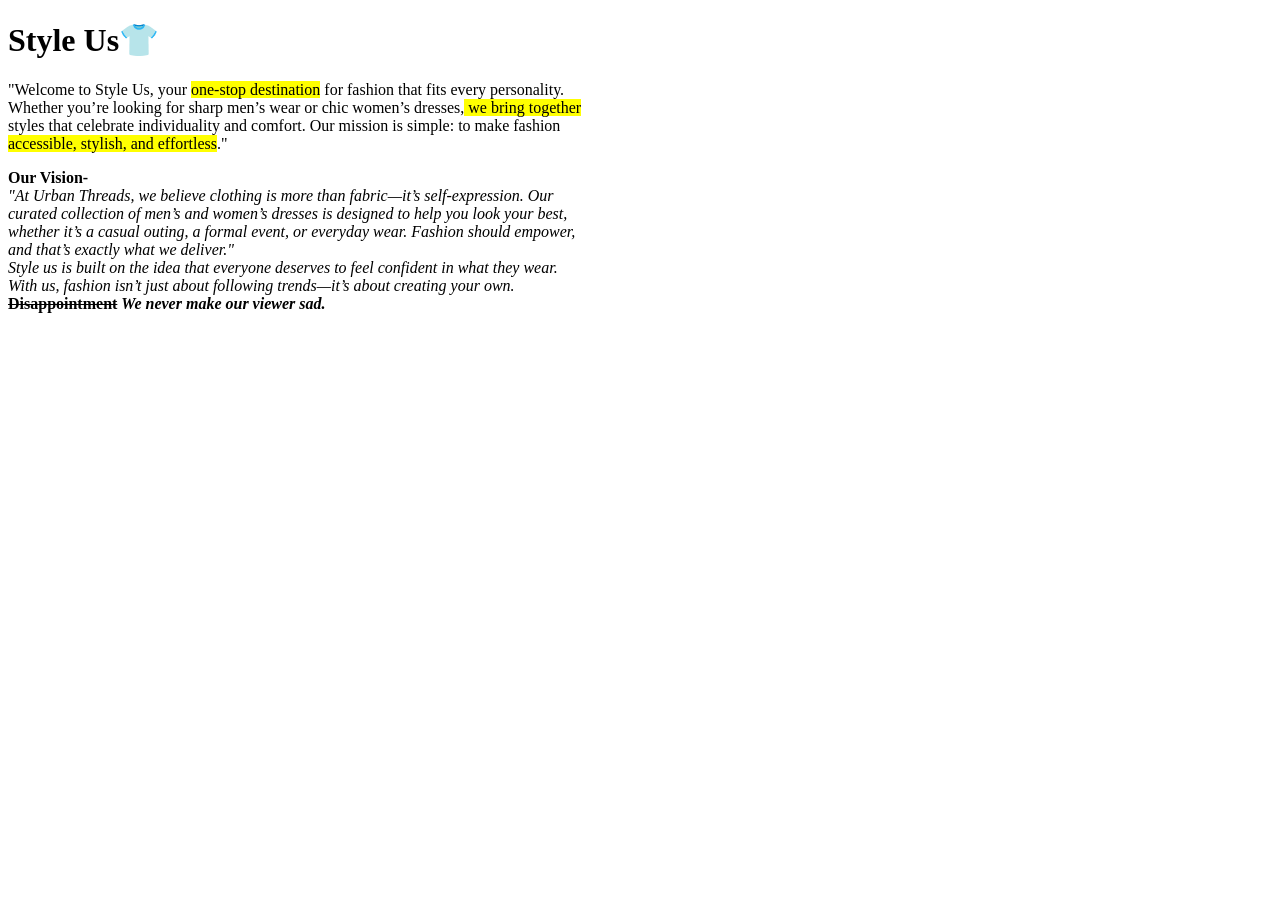
<file: Day1/index.html>
<!DOCTYPE html>
<html lang="en">
<head>
    <meta charset="UTF-8">
    <meta name="viewport" content="width=device-width, initial-scale=1.0">
    <title>Style Us</title>
</head>
<body>
    <h1>Style Us👕</h1>
    <p>"Welcome to Style Us, your <mark>one-stop destination</mark> for fashion that fits every personality.<br> Whether you’re looking for sharp men’s wear or chic women’s dresses,<mark> we bring together</mark><br> styles that celebrate individuality and comfort. Our mission is simple: to make fashion<br><mark> accessible, stylish, and effortless</mark>."</p>
    <strong>Our Vision-</strong>
    <em><br>"At Urban Threads, we believe clothing is more than fabric—it’s self-expression. Our<br> curated collection of men’s and women’s dresses is designed to help you look your best,<br> whether it’s a casual outing, a formal event, or everyday wear. Fashion should empower,<br> and that’s exactly what we deliver."</em>
    <em><br>Style us is built on the idea that everyone deserves to feel confident in what they wear.</em>
    <em><br> With us, fashion isn’t just about following trends—it’s about creating your own.</em>
    <del><br><strong>Disappointment</strong></del>
    <em><strong>We never make our viewer sad.</strong></em>
</body>
</html>
</file>
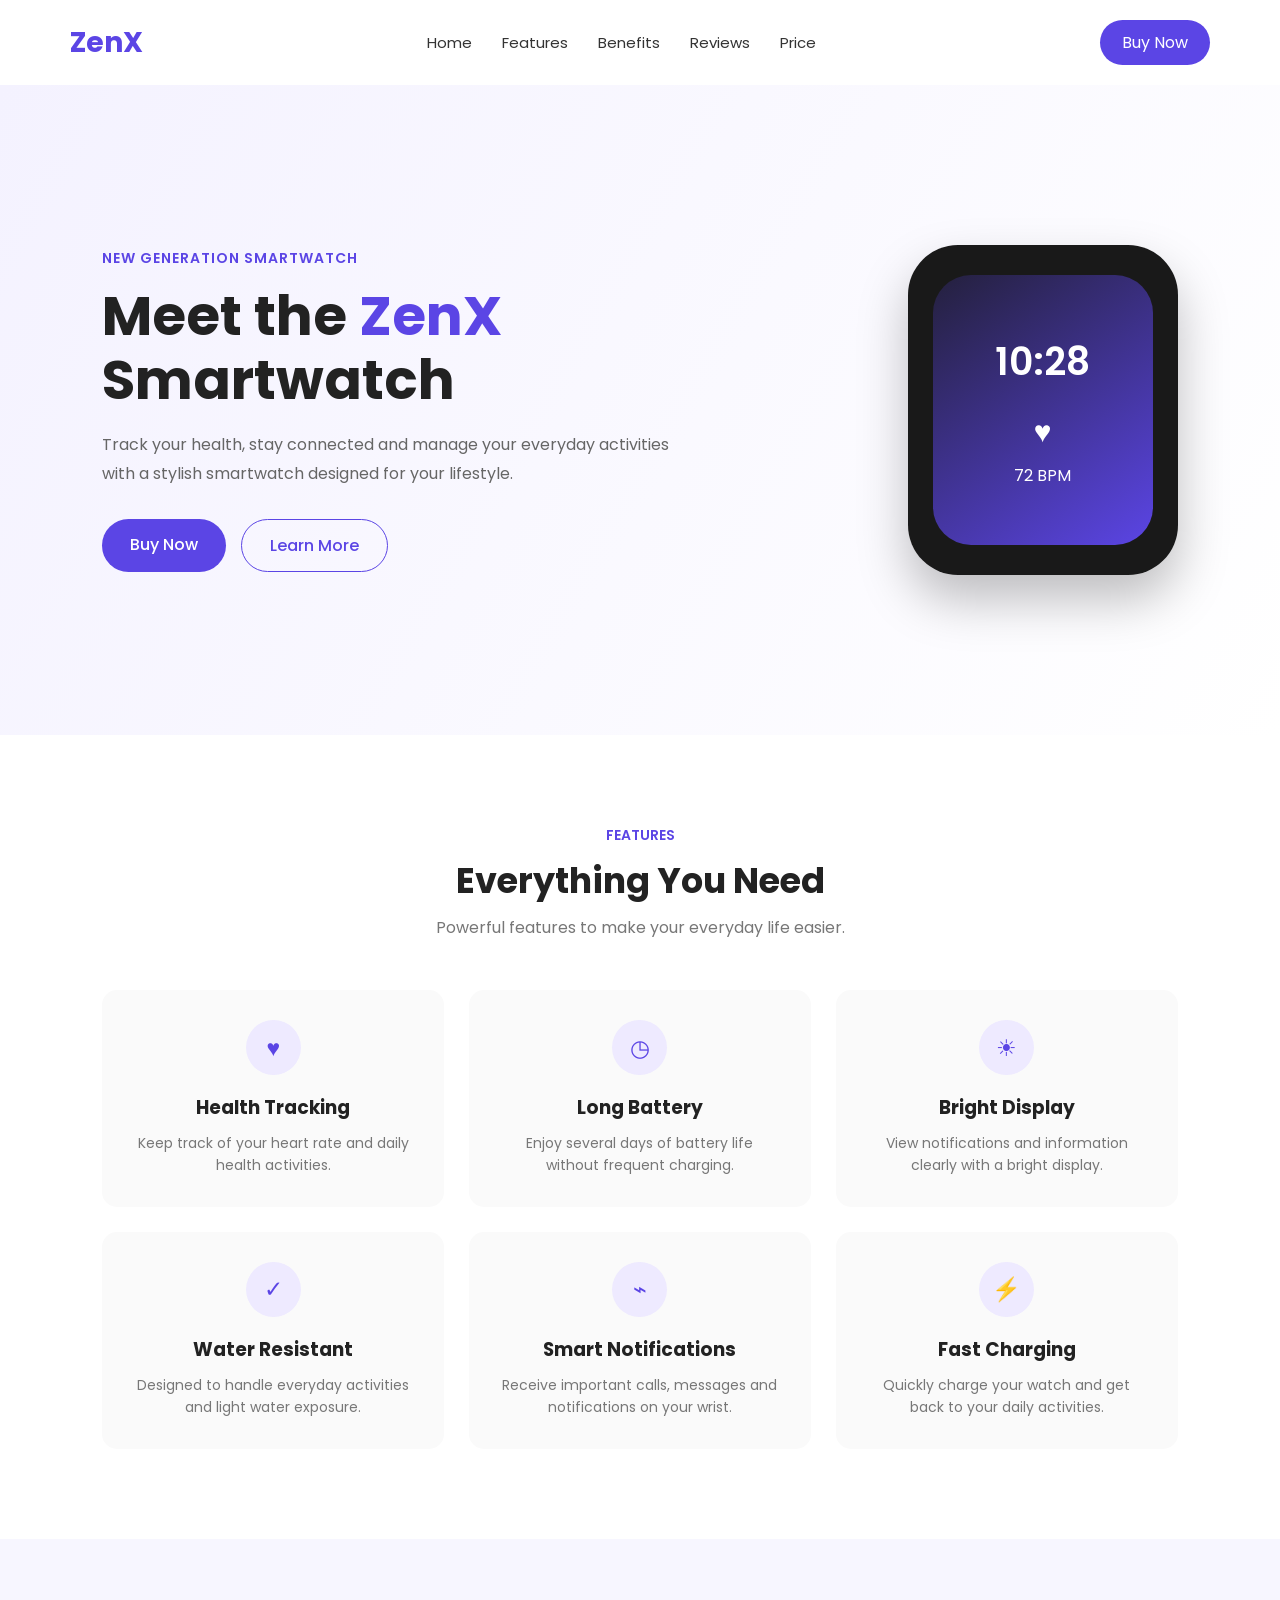
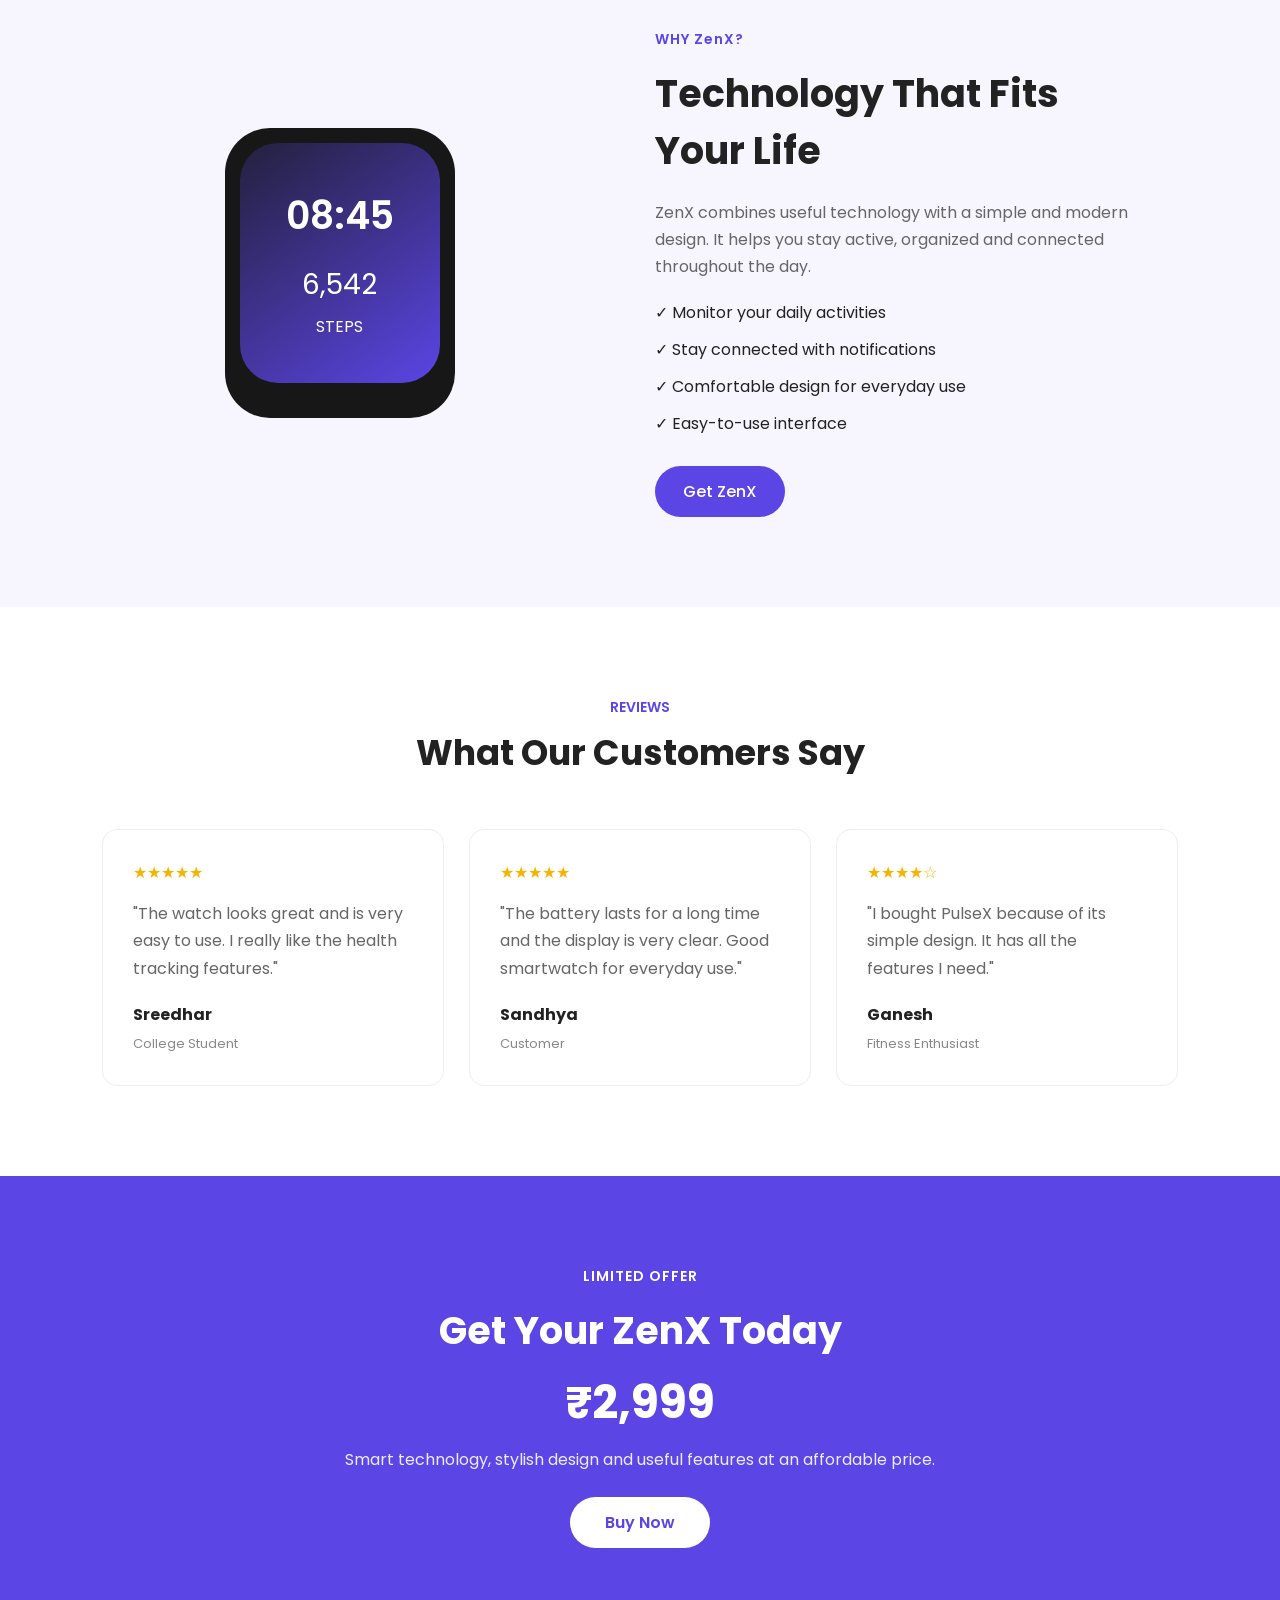
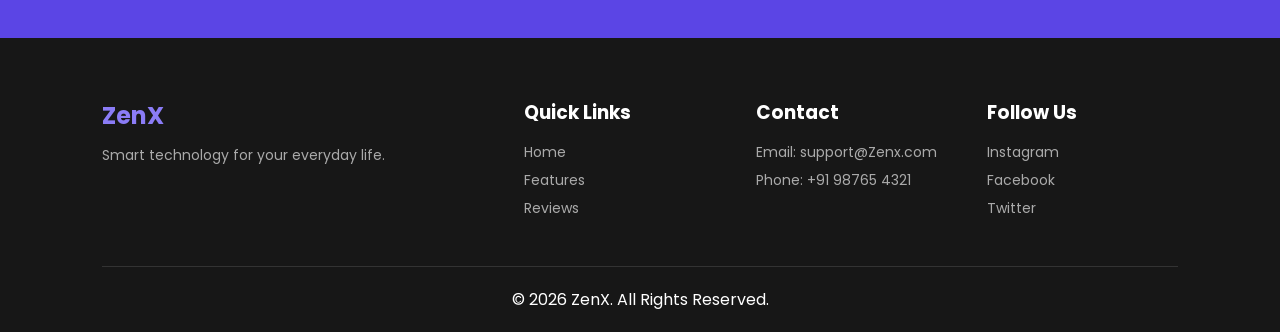
<file: Project2/index.html>
<!DOCTYPE html>
<html lang="en">
<head>
    <meta charset="UTF-8">
    <meta name="viewport" content="width=device-width, initial-scale=1.0">
    <title>ZenX SmartWatch</title>

    <link rel="preconnect" href="https://fonts.googleapis.com">
    <link rel="preconnect" href="https://fonts.gstatic.com" crossorigin>
    <link href="https://fonts.googleapis.com/css2?family=Poppins:wght@300;400;500;600;700&display=swap" rel="stylesheet">

    <link rel="stylesheet" href="style.css">
</head>
<body>
    <header>
        <nav class="navbar">
            <div class="logo">ZenX</div>

            <ul class="nav-links">
                <li><a href="#home">Home</a></li>
                <li><a href="#features">Features</a></li>
                <li><a href="#benefits">Benefits</a></li>
                <li><a href="#reviews">Reviews</a></li>
                <li><a href="#price">Price</a></li>
            </ul>

            <a href="#price" class="nav-button">Buy Now</a>
        </nav>
    </header>
    <section class="hero" id="home">

        <div class="hero-content">
            <p class="small-title">NEW GENERATION SMARTWATCH</p>

            <h1>Meet the <span>ZenX</span> Smartwatch</h1>

            <p>
                Track your health, stay connected and manage your everyday
                activities with a stylish smartwatch designed for your lifestyle.
            </p>

            <div class="hero-buttons">
                <a href="#price" class="primary-btn">Buy Now</a>
                <a href="#features" class="secondary-btn">Learn More</a>
            </div>
        </div>

        <div class="watch">
            <div class="watch-screen">
                <div class="time">10:28</div>
                <div class="heart">♥</div>
                <p>72 BPM</p>
            </div>
        </div>

    </section>
    <section class="features-section" id="features">

        <div class="section-heading">
            <p>FEATURES</p>
            <h2>Everything You Need</h2>
            <span>
                Powerful features to make your everyday life easier.
            </span>
        </div>

        <div class="feature-grid">

            <div class="feature-card">
                <div class="icon">♥</div>
                <h3>Health Tracking</h3>
                <p>
                    Keep track of your heart rate and daily health activities.
                </p>
            </div>

            <div class="feature-card">
                <div class="icon">◷</div>
                <h3>Long Battery</h3>
                <p>
                    Enjoy several days of battery life without frequent charging.
                </p>
            </div>

            <div class="feature-card">
                <div class="icon">☀</div>
                <h3>Bright Display</h3>
                <p>
                    View notifications and information clearly with a bright display.
                </p>
            </div>

            <div class="feature-card">
                <div class="icon">✓</div>
                <h3>Water Resistant</h3>
                <p>
                    Designed to handle everyday activities and light water exposure.
                </p>
            </div>

            <div class="feature-card">
                <div class="icon">⌁</div>
                <h3>Smart Notifications</h3>
                <p>
                    Receive important calls, messages and notifications on your wrist.
                </p>
            </div>

            <div class="feature-card">
                <div class="icon">⚡</div>
                <h3>Fast Charging</h3>
                <p>
                    Quickly charge your watch and get back to your daily activities.
                </p>
            </div>

        </div>

    </section>

    <section class="benefits" id="benefits">

        <div class="benefit-image">
            <div class="watch-small">
                <div class="watch-screen small-screen">
                    <div class="time">08:45</div>
                    <div class="steps">6,542</div>
                    <p>STEPS</p>
                </div>
            </div>
        </div>

        <div class="benefit-content">

            <p class="small-title">WHY ZenX?</p>

            <h2>Technology That Fits Your Life</h2>

            <p>
                ZenX combines useful technology with a simple and modern design.
                It helps you stay active, organized and connected throughout the day.
            </p>

            <ul>
                <li>✓ Monitor your daily activities</li>
                <li>✓ Stay connected with notifications</li>
                <li>✓ Comfortable design for everyday use</li>
                <li>✓ Easy-to-use interface</li>
            </ul>

            <a href="#price" class="primary-btn">Get ZenX</a>

        </div>

    </section>
    <section class="reviews" id="reviews">

        <div class="section-heading">
            <p>REVIEWS</p>
            <h2>What Our Customers Say</h2>
        </div>
        <div class="review-grid">

            <div class="review-card">
                <div class="stars">★★★★★</div>
                <p>
                    "The watch looks great and is very easy to use.
                    I really like the health tracking features."
                </p>

                <h4>Sreedhar</h4>
                <span>College Student</span>
            </div>

            <div class="review-card">
                <div class="stars">★★★★★</div>
                <p>
                    "The battery lasts for a long time and the display
                    is very clear. Good smartwatch for everyday use."
                </p>
                <h4>Sandhya</h4>
                <span>Customer</span>
            </div>

            <div class="review-card">
                <div class="stars">★★★★☆</div>
                <p>
                    "I bought PulseX because of its simple design.
                    It has all the features I need."
                </p>

                <h4>Ganesh</h4>
                <span>Fitness Enthusiast</span>
            </div>

        </div>

    </section>
    <section class="pricing" id="price">

        <div class="price-box">

            <p class="small-title">LIMITED OFFER</p>

            <h2>Get Your ZenX Today</h2>

            <p class="price">₹2,999</p>

            <p>
                Smart technology, stylish design and useful features
                at an affordable price.
            </p>

            <a href="#" class="buy-button">Buy Now</a>

        </div>

    </section>
    <footer>

        <div class="footer-content">

            <div>
                <h2>ZenX</h2>
                <p>
                    Smart technology for your everyday life.
                </p>
            </div>

            <div>
                <h3>Quick Links</h3>
                <a href="#home">Home</a>
                <a href="#features">Features</a>
                <a href="#reviews">Reviews</a>
            </div>

            <div>
                <h3>Contact</h3>
                <p>Email: support@Zenx.com</p>
                <p>Phone: +91 98765 4321</p>
            </div>

            <div>
                <h3>Follow Us</h3>
                <p>Instagram</p>
                <p>Facebook</p>
                <p>Twitter</p>
            </div>

        </div>

        <div class="copyright">
            <p>© 2026 ZenX. All Rights Reserved.</p>
        </div>

    </footer>

</body>
</html>
</file>
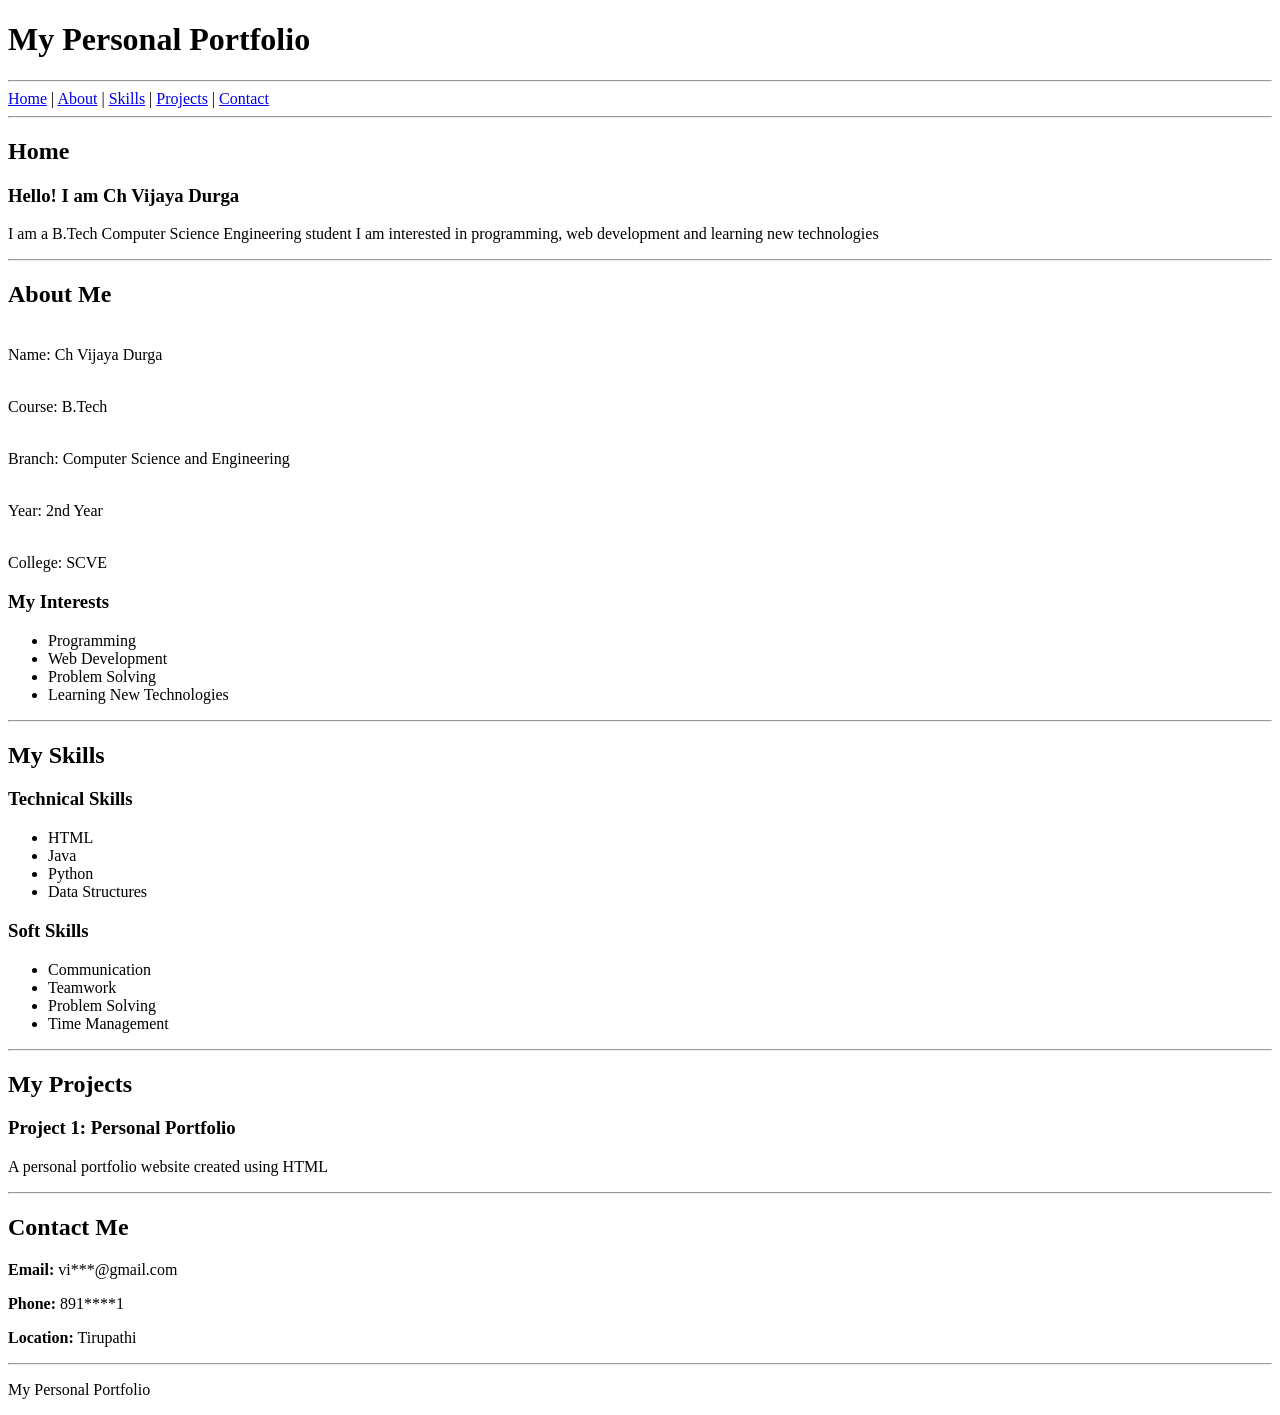
<file: portfolio/resume.html>
<!DOCTYPE html>
<html lang="en">
<head>
    <meta charset="UTF-8">
    <meta name="viewport" content="width=device-width, initial-scale=1.0">
    <title>Portfolio</title>
</head> 
<body>
    <header>
        <h1>My Personal Portfolio</h1>
    </header>
    <hr>
    <nav>
        <a href="home">Home</a> |
        <a href="about">About</a> |
        <a href="skills">Skills</a> |
        <a href="projects">Projects</a> |
        <a href="contact">Contact</a>
    </nav>
    <hr>
    <section id="home">
        <h2>Home</h2>
        <h3>Hello! I am Ch Vijaya Durga</h3>
        <p>
            I am a B.Tech Computer Science Engineering student
            I am interested in programming, web development
            and learning new technologies
        </p>
    </section>
    <hr>
    <section id="about">
        <h2>About Me</h2>
        <p><br>Name: Ch Vijaya Durga</p>
        <p><br>Course: B.Tech</p>
        <p><br>Branch: Computer Science and Engineering</p>
        <p><br>Year: 2nd Year</p>
        <p><br>College: SCVE</p>
        <h3>My Interests</h3>
        <ul>
            <li>Programming</li>
            <li>Web Development</li>
            <li>Problem Solving</li>
            <li>Learning New Technologies</li>
        </ul>
    </section>
    <hr>
    <section id="skills">
        <h2>My Skills</h2>
        <h3>Technical Skills</h3>
        <ul>
            <li>HTML</li>
            <li>Java</li>
            <li>Python</li>
            <li>Data Structures</li>
        </ul>
        <h3>Soft Skills</h3>
        <ul>
            <li>Communication</li>
            <li>Teamwork</li>
            <li>Problem Solving</li>
            <li>Time Management</li>
        </ul>
    </section>
    <hr>
    <section id="projects">
        <h2>My Projects</h2>
        <article>
            <h3>Project 1: Personal Portfolio</h3>
            <p>
                A personal portfolio website created using HTML
            </p>
        </article>
    </section>
    <hr>
    <section id="contact">
        <h2>Contact Me</h2>
        <p><b>Email:</b> vi***@gmail.com</p>
        <p><b>Phone:</b> 891****1</p>
        <p><b>Location:</b> Tirupathi</p>
    </section>
    <hr>
    <footer>
        <p>My Personal Portfolio</p>
    </footer>
</body>
</html>
</file>
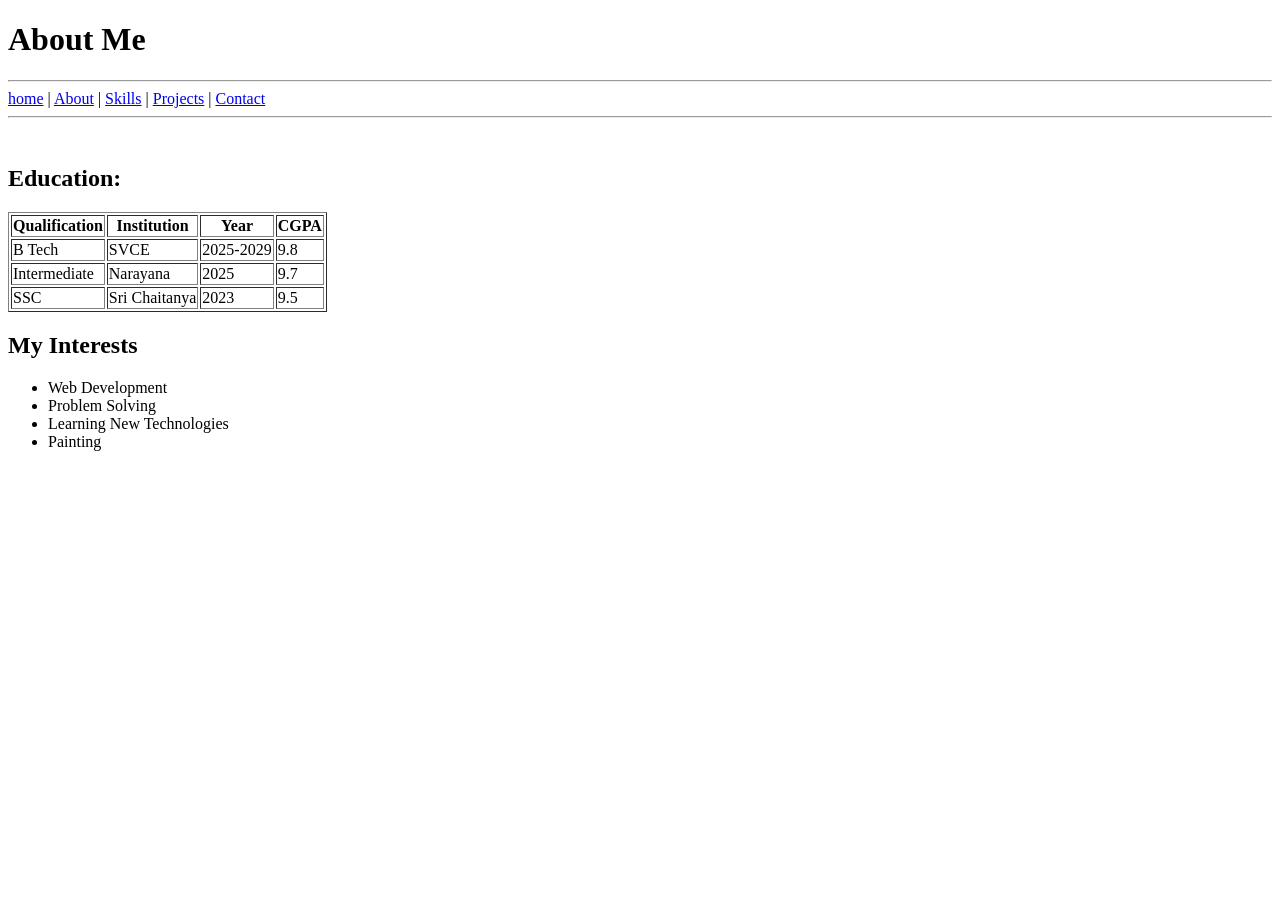
<file: Project1/about.html>
<!DOCTYPE html>
<html>
<head>
    <title>About Me</title>
</head>
<body>
<header>
    <h1>About Me</h1>
</header>
<hr>
<nav>
    <a href="home.html">home</a> |
    <a href="about.html">About</a> |
    <a href="skills.html">Skills</a> |
    <a href="projects.html">Projects</a> |
    <a href="contact.html">Contact</a>
</nav>
<hr>
<section>
    <h2><br>Education:</h2>
    <table border = "1">
        <thead>
            <tr>
                <th>Qualification</th>
                <th>Institution</th>
                <th>Year</th>
                <th>CGPA</th>
            </tr>
        </thead>
        <tbody>
            <tr>
                <td>B Tech</td>
                <td>SVCE</td>
                <td>2025-2029</td>
                <td>9.8</td>
            </tr>
            <tr>
                <td>Intermediate</td>
                <td>Narayana</td>
                <td>2025</td>
                <td>9.7</td>
            </tr>
            <tr>
                <td>SSC</td>
                <td>Sri Chaitanya</td>
                <td>2023</td>
                <td>9.5</td>
            </tr>
        </tbody>
    </table>
    <h2>My Interests</h2>
    <ul>
        <li>Web Development</li>
        <li>Problem Solving</li>
        <li>Learning New Technologies</li>
        <li>Painting</li>
    </ul>
</section>
</body>
</html>
</file>
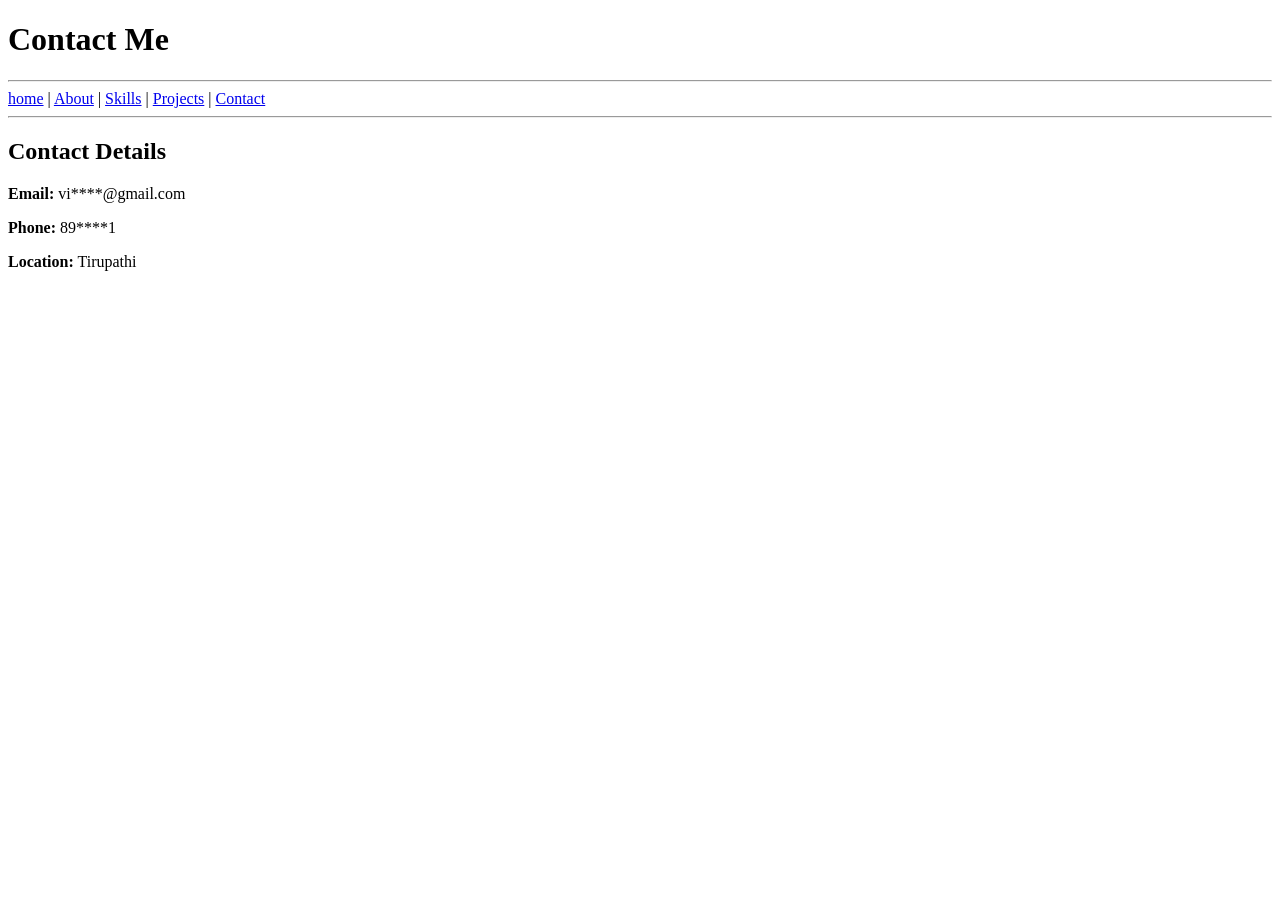
<file: Project1/contact.html>
<!DOCTYPE html>
<html>
<head>
    <title>Contact Me</title>
</head>
<body>
<header>
    <h1>Contact Me</h1>
</header>
<hr>
<nav>
    <a href="home.html">home</a> |
    <a href="about.html">About</a> |
    <a href="skills.html">Skills</a> |
    <a href="projects.html">Projects</a> |
    <a href="contact.html">Contact</a>
</nav>
<hr>
<section>
    <h2>Contact Details</h2>
    <p><b>Email:</b> vi****@gmail.com</p>
    <p><b>Phone:</b> 89****1</p>
    <p><b>Location:</b> Tirupathi</p>
</section>
</body>
</html>
</file>
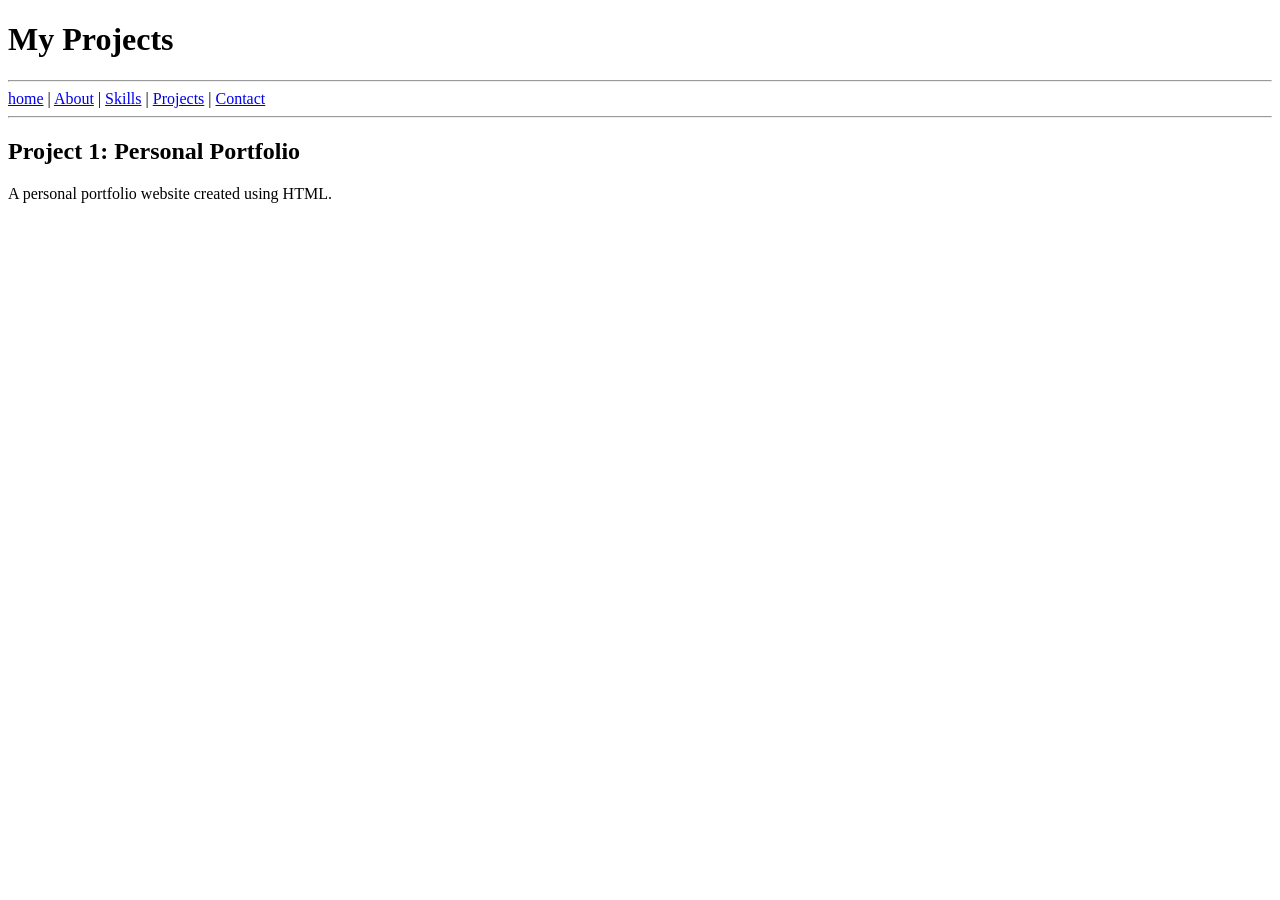
<file: Project1/projects.html>
<!DOCTYPE html>
<html>
<head>
    <title>My Projects</title>
</head>
<body>
<header>
    <h1>My Projects</h1>
</header>
<hr>
<nav>
    <a href="home.html">home</a> |
    <a href="about.html">About</a> |
    <a href="skills.html">Skills</a> |
    <a href="projects.html">Projects</a> |
    <a href="contact.html">Contact</a>
</nav>
<hr>
<section>
    <h2>Project 1: Personal Portfolio</h2>
    <p>A personal portfolio website created using HTML.</p>
</section>
</body>
</html>
</file>
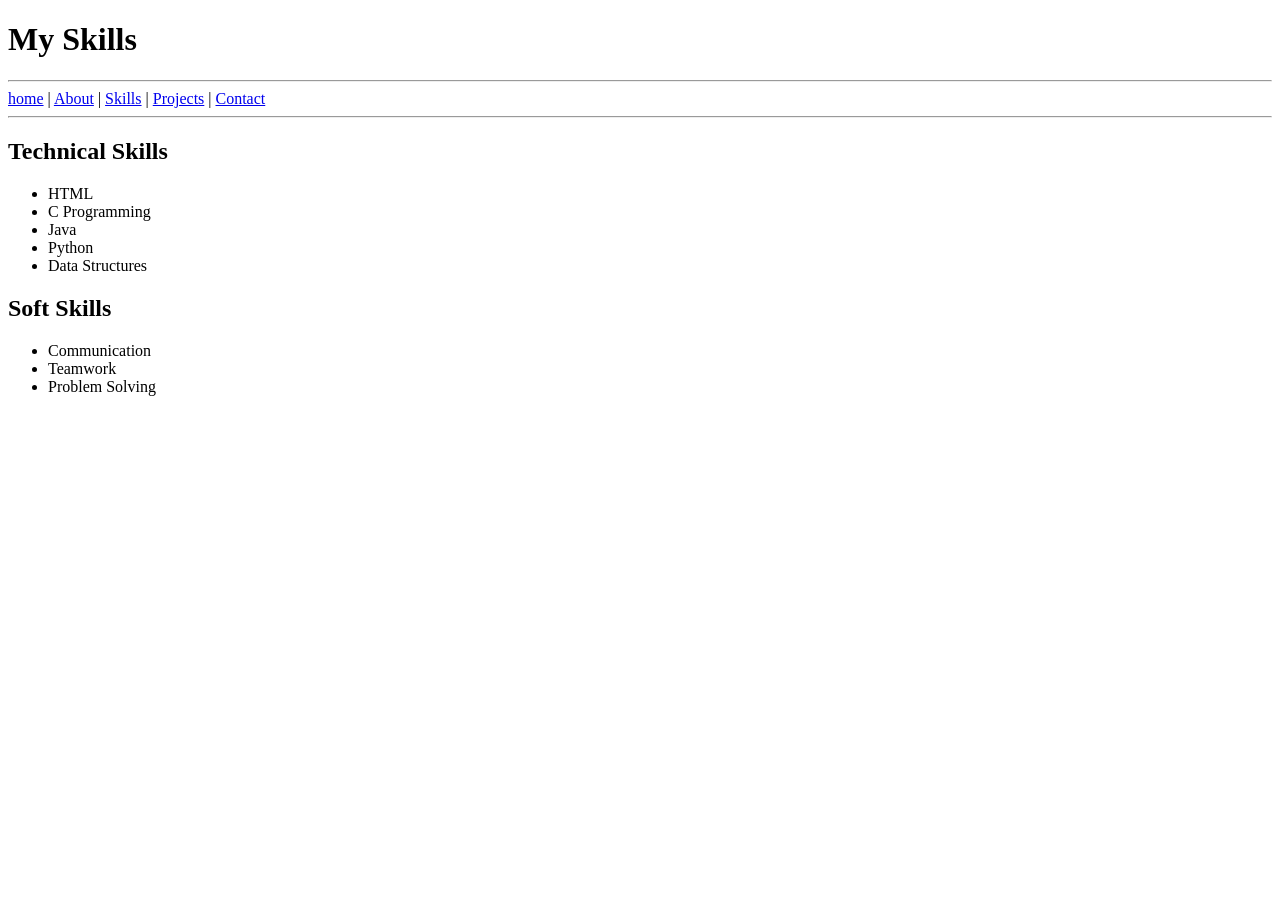
<file: Project1/skills.html>
<!DOCTYPE html>
<html>
<head>
    <title>My Skills</title>
</head>
<body>
<header>
    <h1>My Skills</h1>
</header>
<hr>
<nav>
    <a href="home.html">home</a> |
    <a href="about.html">About</a> |
    <a href="skills.html">Skills</a> |
    <a href="projects.html">Projects</a> |
    <a href="contact.html">Contact</a>
</nav>
<hr>
<section>
    <h2>Technical Skills</h2>
    <ul>
        <li>HTML</li>
        <li>C Programming</li>
        <li>Java</li>
        <li>Python</li>
        <li>Data Structures</li>
    </ul>
    <h2>Soft Skills</h2>
    <ul>
        <li>Communication</li>
        <li>Teamwork</li>
        <li>Problem Solving</li>
    </ul>
</section>
</body>
</html>
</file>
<file: Project2/style.css>
* {
    margin: 0;
    padding: 0;
    box-sizing: border-box;
}

html {
    scroll-behavior: smooth;
}

body {
    font-family: "Poppins", sans-serif;
    color: #222;
    background-color: #ffffff;
}

header {
    width: 100%;
    background-color: white;
}

.navbar {
    max-width: 1200px;
    margin: auto;
    padding: 20px 30px;

    display: flex;
    align-items: center;
    justify-content: space-between;
}

.logo {
    font-size: 28px;
    font-weight: 700;
    color: #5b45e5;
}

.nav-links {
    display: flex;
    list-style: none;
    gap: 30px;
}

.nav-links a {
    text-decoration: none;
    color: #333;
    font-size: 15px;
}

.nav-links a:hover {
    color: #5b45e5;
}

.nav-button {
    text-decoration: none;
    color: white;
    background-color: #5b45e5;
    padding: 10px 22px;
    border-radius: 25px;
}

.hero {
    min-height: 650px;
    padding: 70px 8%;

    display: flex;
    align-items: center;
    justify-content: space-between;
    gap: 50px;

    background: linear-gradient(120deg, #f4f2ff, #ffffff);
}

.hero-content {
    max-width: 600px;
}

.small-title {
    color: #5b45e5;
    font-size: 14px;
    font-weight: 600;
    letter-spacing: 1px;
    margin-bottom: 15px;
}

.hero h1 {
    font-size: 55px;
    line-height: 1.15;
    margin-bottom: 20px;
}

.hero h1 span {
    color: #5b45e5;
}

.hero-content > p:not(.small-title) {
    color: #666;
    line-height: 1.8;
    margin-bottom: 30px;
}

.hero-buttons {
    display: flex;
    gap: 15px;
}

.primary-btn,
.secondary-btn {
    display: inline-block;
    text-decoration: none;
    padding: 13px 28px;
    border-radius: 30px;
    font-weight: 500;
}

.primary-btn {
    background-color: #5b45e5;
    color: white;
}

.secondary-btn {
    border: 1px solid #5b45e5;
    color: #5b45e5;
}

.watch {
    width: 270px;
    height: 330px;
    border-radius: 50px;

    background-color: #191919;
    padding: 18px;

    box-shadow: 0 25px 50px rgba(0, 0, 0, 0.25);

    display: flex;
    align-items: center;
    justify-content: center;
}

.watch-screen {
    width: 220px;
    height: 270px;
    border-radius: 38px;

    background: linear-gradient(145deg, #24203d, #5b45e5);

    display: flex;
    flex-direction: column;
    align-items: center;
    justify-content: center;

    color: white;
}

.time {
    font-size: 38px;
    font-weight: 600;
}

.heart {
    font-size: 30px;
    margin-top: 20px;
}

.watch-screen p {
    margin-top: 8px;
}

.features-section {
    padding: 90px 8%;
}

.section-heading {
    text-align: center;
    max-width: 600px;
    margin: 0 auto 50px;
}

.section-heading p {
    color: #5b45e5;
    font-weight: 600;
    font-size: 14px;
}

.section-heading h2 {
    font-size: 35px;
    margin: 8px 0;
}

.section-heading span {
    color: #777;
}

.feature-grid {
    max-width: 1100px;
    margin: auto;

    display: grid;
    grid-template-columns: repeat(3, 1fr);
    gap: 25px;
}

.feature-card {
    padding: 30px;
    background-color: #fafafa;
    border-radius: 15px;
    text-align: center;

    transition: 0.3s;
}

.feature-card:hover {
    transform: translateY(-7px);
    box-shadow: 0 10px 30px rgba(0, 0, 0, 0.08);
}

.icon {
    width: 55px;
    height: 55px;
    margin: 0 auto 18px;

    display: flex;
    align-items: center;
    justify-content: center;

    border-radius: 50%;
    background-color: #eeeaff;
    color: #5b45e5;
    font-size: 23px;
}

.feature-card h3 {
    margin-bottom: 10px;
}

.feature-card p {
    color: #777;
    line-height: 1.6;
    font-size: 14px;
}

.benefits {
    padding: 90px 8%;

    display: flex;
    align-items: center;
    justify-content: center;
    gap: 100px;

    background-color: #f7f6ff;
}

.benefit-image {
    width: 40%;
    display: flex;
    justify-content: center;
}

.watch-small {
    width: 230px;
    height: 290px;
    padding: 15px;

    background-color: #171717;
    border-radius: 45px;
}

.small-screen {
    width: 200px;
    height: 240px;
}

.steps {
    font-size: 28px;
    margin-top: 20px;
}

.benefit-content {
    max-width: 500px;
}

.benefit-content h2 {
    font-size: 38px;
    margin-bottom: 20px;
}

.benefit-content > p:not(.small-title) {
    color: #666;
    line-height: 1.7;
    margin-bottom: 20px;
}

.benefit-content ul {
    list-style: none;
    margin-bottom: 30px;
}

.benefit-content li {
    margin: 12px 0;
}

.reviews {
    padding: 90px 8%;
}

.review-grid {
    max-width: 1100px;
    margin: auto;

    display: grid;
    grid-template-columns: repeat(3, 1fr);
    gap: 25px;
}

.review-card {
    padding: 30px;
    border: 1px solid #eeeeee;
    border-radius: 15px;
}

.stars {
    color: #f4b400;
    margin-bottom: 15px;
}

.review-card p {
    color: #666;
    line-height: 1.7;
    margin-bottom: 20px;
}

.review-card h4 {
    margin-bottom: 3px;
}

.review-card span {
    color: #888;
    font-size: 13px;
}

.pricing {
    padding: 90px 8%;
    text-align: center;
    background-color: #5b45e5;
}

.price-box {
    max-width: 600px;
    margin: auto;
    color: white;
}

.price-box .small-title {
    color: white;
}

.price-box h2 {
    font-size: 38px;
    margin-bottom: 10px;
}

.price {
    font-size: 45px;
    font-weight: 700;
    margin: 10px 0;
}

.price-box > p:not(.small-title):not(.price) {
    margin-bottom: 25px;
    opacity: 0.9;
}

.buy-button {
    display: inline-block;
    text-decoration: none;
    background-color: white;
    color: #5b45e5;

    padding: 13px 35px;
    border-radius: 30px;
    font-weight: 600;
}

footer {
    background-color: #171717;
    color: white;
    padding: 60px 8% 20px;
}

.footer-content {
    max-width: 1100px;
    margin: auto;

    display: grid;
    grid-template-columns: 2fr 1fr 1fr 1fr;
    gap: 40px;
}

.footer-content h2 {
    color: #8b7cf6;
    margin-bottom: 12px;
}

.footer-content h3 {
    margin-bottom: 15px;
}

.footer-content p {
    color: #aaa;
    font-size: 14px;
    margin: 7px 0;
}

.footer-content a {
    display: block;
    text-decoration: none;
    color: #aaa;
    font-size: 14px;
    margin: 7px 0;
}

.footer-content a:hover {
    color: white;
}

.copyright {
    max-width: 1100px;
    margin: 40px auto 0;
    padding-top: 20px;

    text-align: center;
    border-top: 1px solid #333;
}

@media (max-width: 900px) {

    .nav-links {
        gap: 15px;
    }

    .hero {
        padding: 60px 6%;
    }

    .hero h1 {
        font-size: 42px;
    }

    .feature-grid {
        grid-template-columns: repeat(2, 1fr);
    }

    .review-grid {
        grid-template-columns: 1fr;
    }

    .benefits {
        gap: 50px;
    }

    .footer-content {
        grid-template-columns: repeat(2, 1fr);
    }
}


@media (max-width: 650px) {

    .navbar {
        padding: 15px 20px;
        flex-wrap: wrap;
        gap: 15px;
    }

    .nav-links {
        order: 3;
        width: 100%;
        justify-content: center;
        gap: 18px;
    }

    .nav-links a {
        font-size: 13px;
    }

    .nav-button {
        padding: 8px 15px;
        font-size: 13px;
    }

    .hero {
        padding: 50px 25px;
        flex-direction: column;
        text-align: center;
    }

    .hero h1 {
        font-size: 38px;
    }

    .hero-buttons {
        justify-content: center;
    }

    .watch {
        width: 220px;
        height: 280px;
    }

    .watch-screen {
        width: 180px;
        height: 225px;
    }

    .feature-grid {
        grid-template-columns: 1fr;
    }

    .features-section,
    .reviews,
    .benefits {
        padding: 65px 25px;
    }

    .benefits {
        flex-direction: column;
        text-align: center;
    }

    .benefit-image {
        width: 100%;
    }

    .benefit-content h2 {
        font-size: 30px;
    }

    .footer-content {
        grid-template-columns: 1fr;
        text-align: center;
    }
}
</file>
